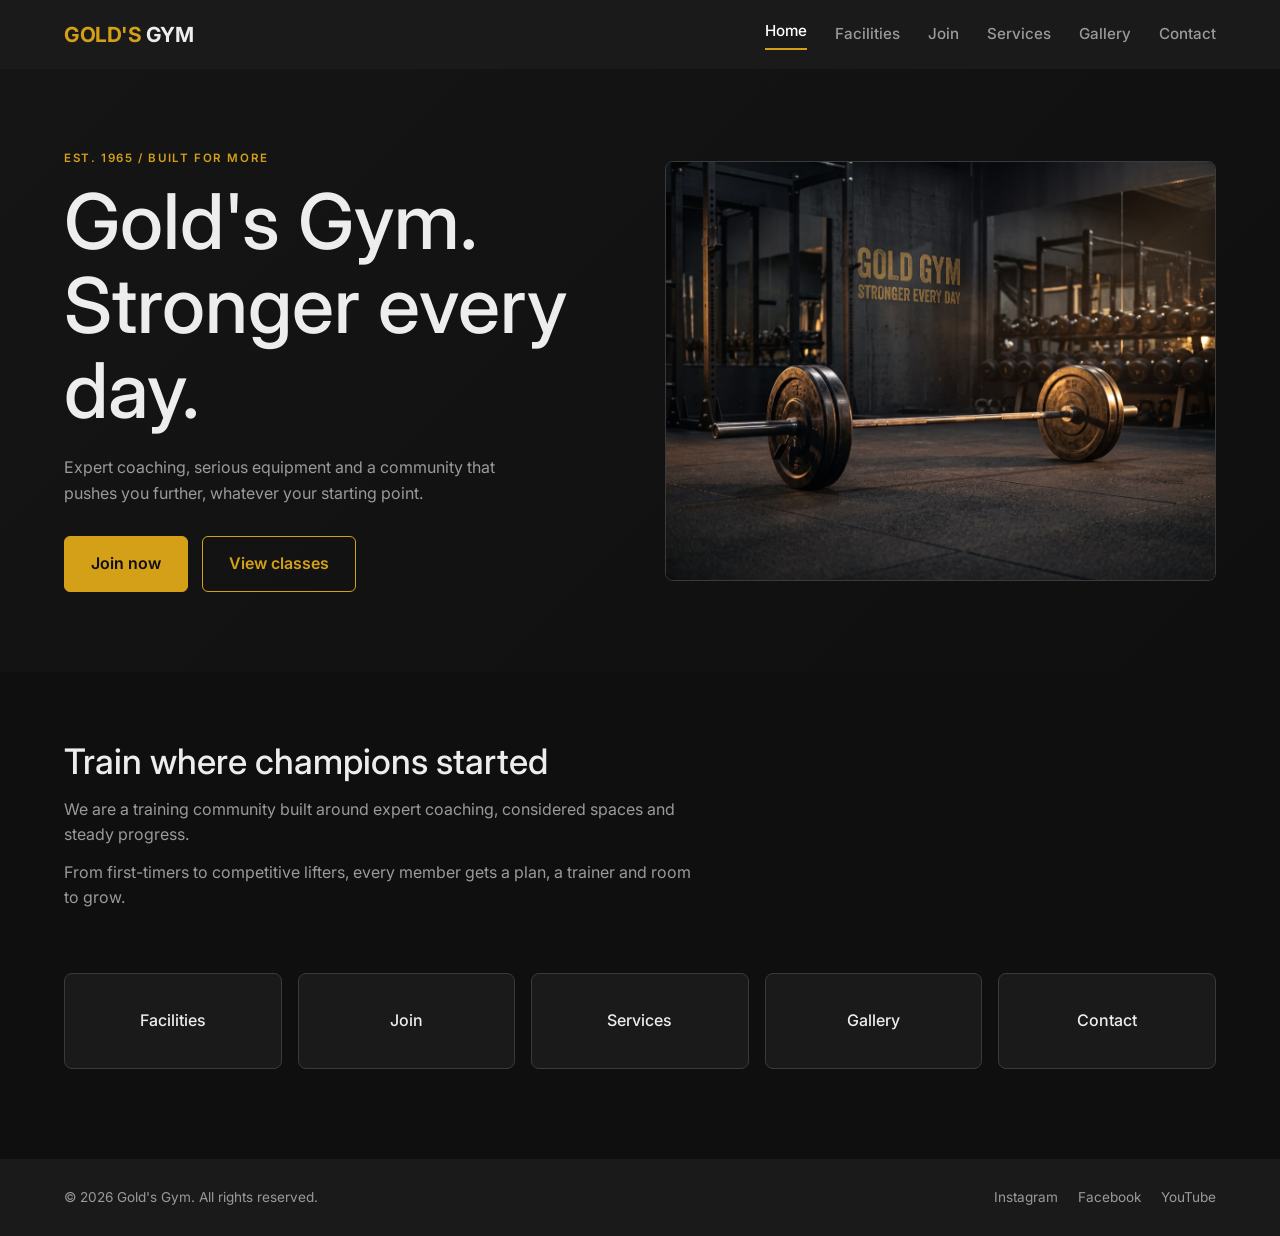
<file: index.html>
<!DOCTYPE html>
<html lang="en">
<head>
  <meta charset="UTF-8">
  <meta name="viewport" content="width=device-width, initial-scale=1">
  <title>Home | Gold's Gym</title>
  <link rel="preconnect" href="https://fonts.googleapis.com">
  <link href="https://fonts.googleapis.com/css2?family=Inter:wght@400;500;600;700&display=swap" rel="stylesheet">
  <link rel="stylesheet" href="home.css">
</head>
<body>
  <header class="site-header">
    <a class="logo" href="index.html"><span class="logo-gold">GOLD'S</span> GYM</a>
    <nav class="main-nav" aria-label="Main">
      <a href="index.html" class="active">Home</a>
      <a href="facilities.html">Facilities</a>
      <a href="join.html">Join</a>
      <a href="services.html">Services</a>
      <a href="gallery.html">Gallery</a>
      <a href="contact.html">Contact</a>
    </nav>
  </header>

  <main>
    <section class="hero">
      <div class="hero-text">
        <p class="eyebrow">Est. 1965 / Built for more</p>
        <h1>Gold's Gym. Stronger every day.</h1>
        <p class="hero-lead">Expert coaching, serious equipment and a community that pushes you further, whatever your starting point.</p>
        <div class="hero-buttons">
          <a class="btn btn-gold" href="join.html">Join now</a>
          <a class="btn btn-outline" href="services.html">View classes</a>
        </div>
      </div>
      <img id="hero-photo" src="media/hero.jpg" alt="Gold's Gym">
    </section>
    <section class="intro">
      <h2>Train where champions started</h2>
      <p>We are a training community built around expert coaching, considered spaces and steady progress.</p>
      <p>From first-timers to competitive lifters, every member gets a plan, a trainer and room to grow.</p>
    </section>
    <section class="tiles" aria-label="Explore the site">
      <a class="tile" href="facilities.html">Facilities</a>
      <a class="tile" href="join.html">Join</a>
      <a class="tile" href="services.html">Services</a>
      <a class="tile" href="gallery.html">Gallery</a>
      <a class="tile" href="contact.html">Contact</a>
    </section>
  </main>

  <footer class="site-footer">
    <p>&copy; 2026 Gold's Gym. All rights reserved.</p>
    <p class="social"><a href="https://instagram.com">Instagram</a> <a href="https://facebook.com">Facebook</a> <a href="https://youtube.com">YouTube</a></p>
  </footer>
</body>
</html>
</file>
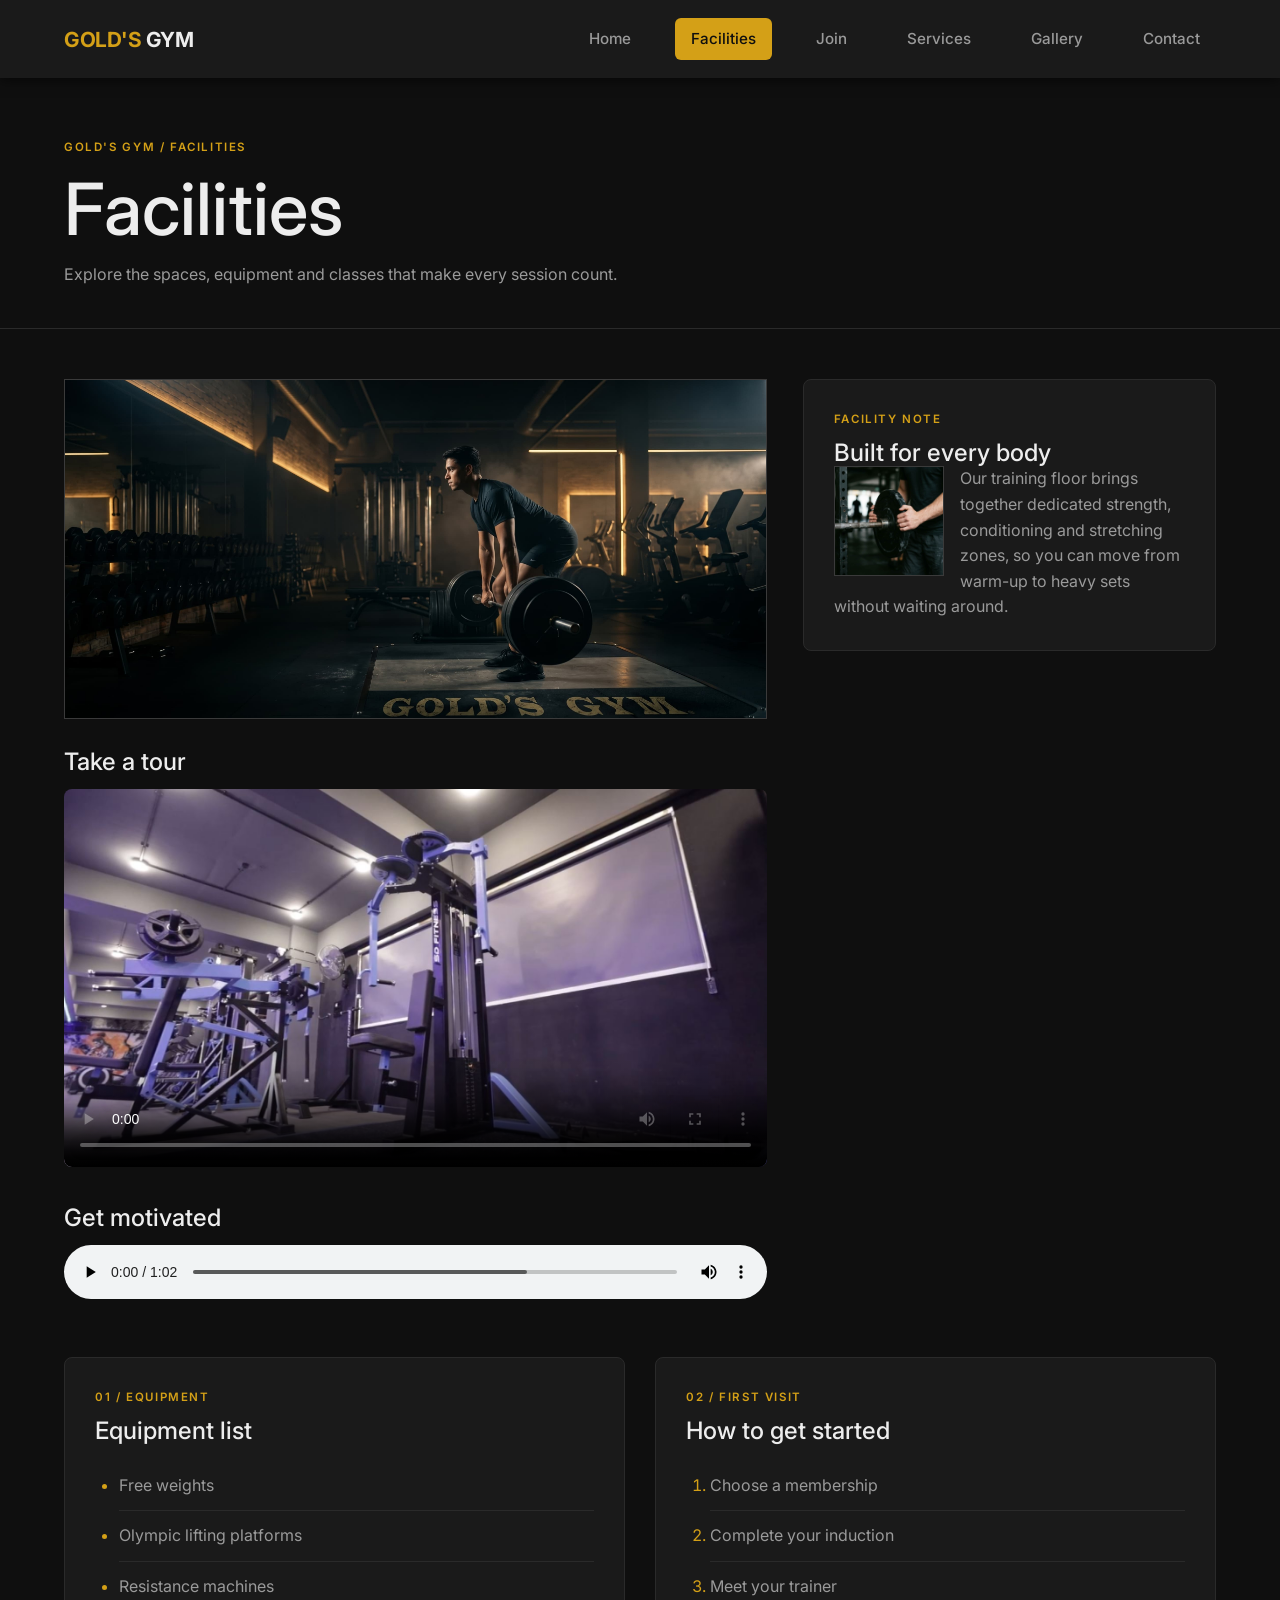
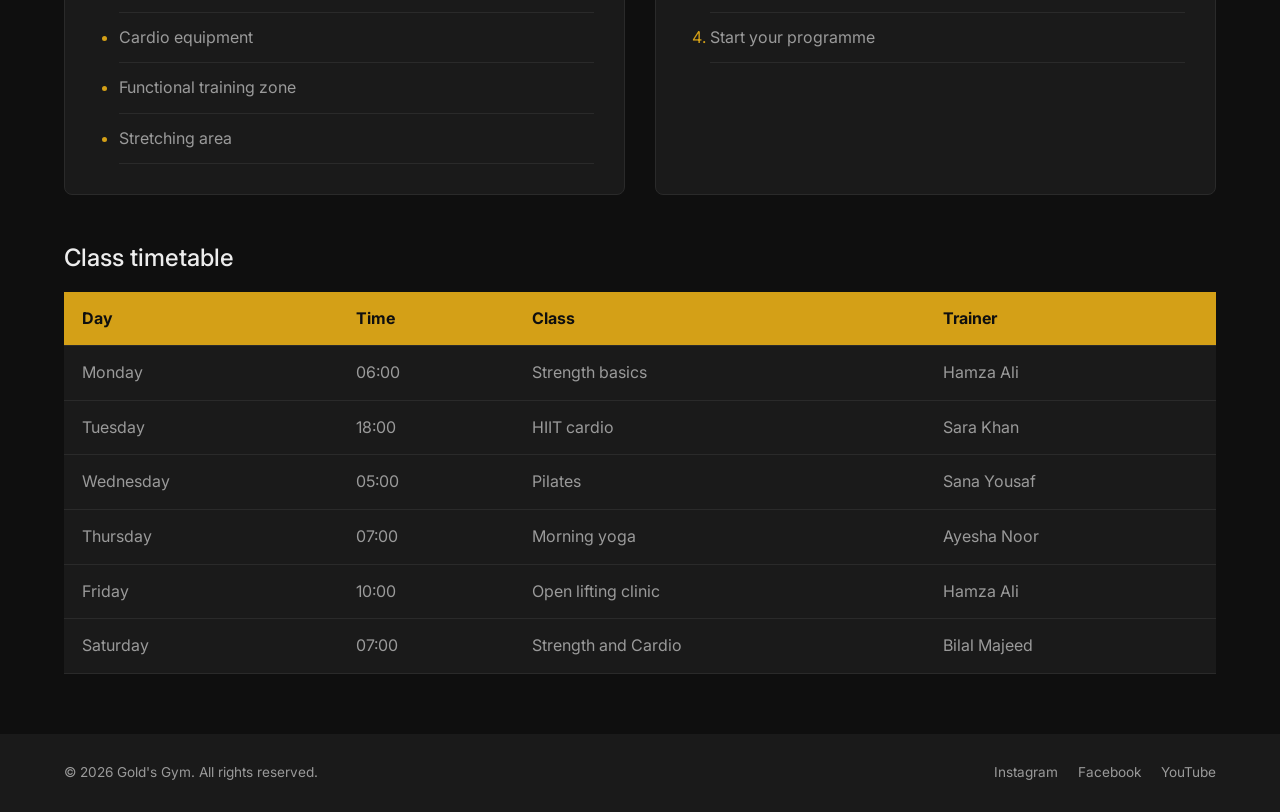
<file: facilities.html>
<!DOCTYPE html>
<html lang="en">
<head>
  <meta charset="UTF-8">
  <meta name="viewport" content="width=device-width, initial-scale=1">
  <title>Facilities | Gold's Gym</title>
  <link rel="preconnect" href="https://fonts.googleapis.com">
  <link href="https://fonts.googleapis.com/css2?family=Inter:wght@400;500;600;700&display=swap" rel="stylesheet">
  <link rel="stylesheet" href="facilities.css">
</head>
<body>
  <header class="site-header">
    <a class="logo" href="index.html"><span class="logo-gold">GOLD'S</span> GYM</a>
    <nav class="main-nav" aria-label="Main">
      <a href="index.html">Home</a>
      <a href="facilities.html" class="active">Facilities</a>
      <a href="join.html">Join</a>
      <a href="services.html">Services</a>
      <a href="gallery.html">Gallery</a>
      <a href="contact.html">Contact</a>
    </nav>
  </header>

  <main>
    <section class="page-head">
      <p class="eyebrow">Gold's Gym / Facilities</p>
      <h1>Facilities</h1>
      <p>Explore the spaces, equipment and classes that make every session count.</p>
    </section>
    <div class="layout">
      <section class="main-col">
        <img class="feature-img" src="media/facilities-big-pic.jpg" alt="Main training floor with racks and platforms">
        <h2>Take a tour</h2>
        <video controls width="640" poster="media/poster-facilities.JPG">
          <source src="media/gym-tour.mp4" type="video/mp4">
          Your browser does not support video.
        </video>
        <h2>Get motivated</h2>
        <audio controls>
          <source src="media/The_Final_Set.mp3" type="audio/mpeg">
          Your browser does not support audio.
        </audio>
      </section>
      <aside class="side-card">
        <p class="eyebrow">Facility note</p>
        <h2>Built for every body</h2>
        <img class="float-img" src="media/facilities-small-pic.jpg" alt="Trainer adjusting a barbell">
        <p>Our training floor brings together dedicated strength, conditioning and stretching zones, so you can move from warm-up to heavy sets without waiting around.</p>
      </aside>
    </div>
    <div class="lists">
      <section class="card">
        <p class="eyebrow">01 / Equipment</p>
        <h2>Equipment list</h2>
        <ul>
          <li>Free weights</li><li>Olympic lifting platforms</li><li>Resistance machines</li>
          <li>Cardio equipment</li><li>Functional training zone</li><li>Stretching area</li>
        </ul>
      </section>
      <section class="card">
        <p class="eyebrow">02 / First visit</p>
        <h2>How to get started</h2>
        <ol>
          <li>Choose a membership</li><li>Complete your induction</li><li>Meet your trainer</li><li>Start your programme</li>
        </ol>
      </section>
    </div>
    <section class="timetable">
      <h2>Class timetable</h2>
      <div class="table-wrap">
      <table>
        <thead><tr><th>Day</th><th>Time</th><th>Class</th><th>Trainer</th></tr></thead>
        <tbody>
          <tr><td>Monday</td><td>06:00</td><td>Strength basics</td><td>Hamza Ali</td></tr>
          <tr><td>Tuesday</td><td>18:00</td><td>HIIT cardio</td><td>Sara Khan</td></tr>
          <tr><td>Wednesday</td><td>05:00</td><td>Pilates</td><td>Sana Yousaf</td></tr>
          <tr><td>Thursday</td><td>07:00</td><td>Morning yoga</td><td>Ayesha Noor</td></tr>
          <tr><td>Friday</td><td>10:00</td><td>Open lifting clinic</td><td>Hamza Ali</td></tr>
          <tr><td>Saturday</td><td>07:00</td><td>Strength and Cardio</td><td>Bilal Majeed</td></tr>
        </tbody>
      </table>
      </div>
    </section>
  </main>

  <footer class="site-footer">
    <p>&copy; 2026 Gold's Gym. All rights reserved.</p>
    <p class="social"><a href="https://instagram.com">Instagram</a> <a href="https://facebook.com">Facebook</a> <a href="https://youtube.com">YouTube</a></p>
  </footer>
</body>
</html>
</file>
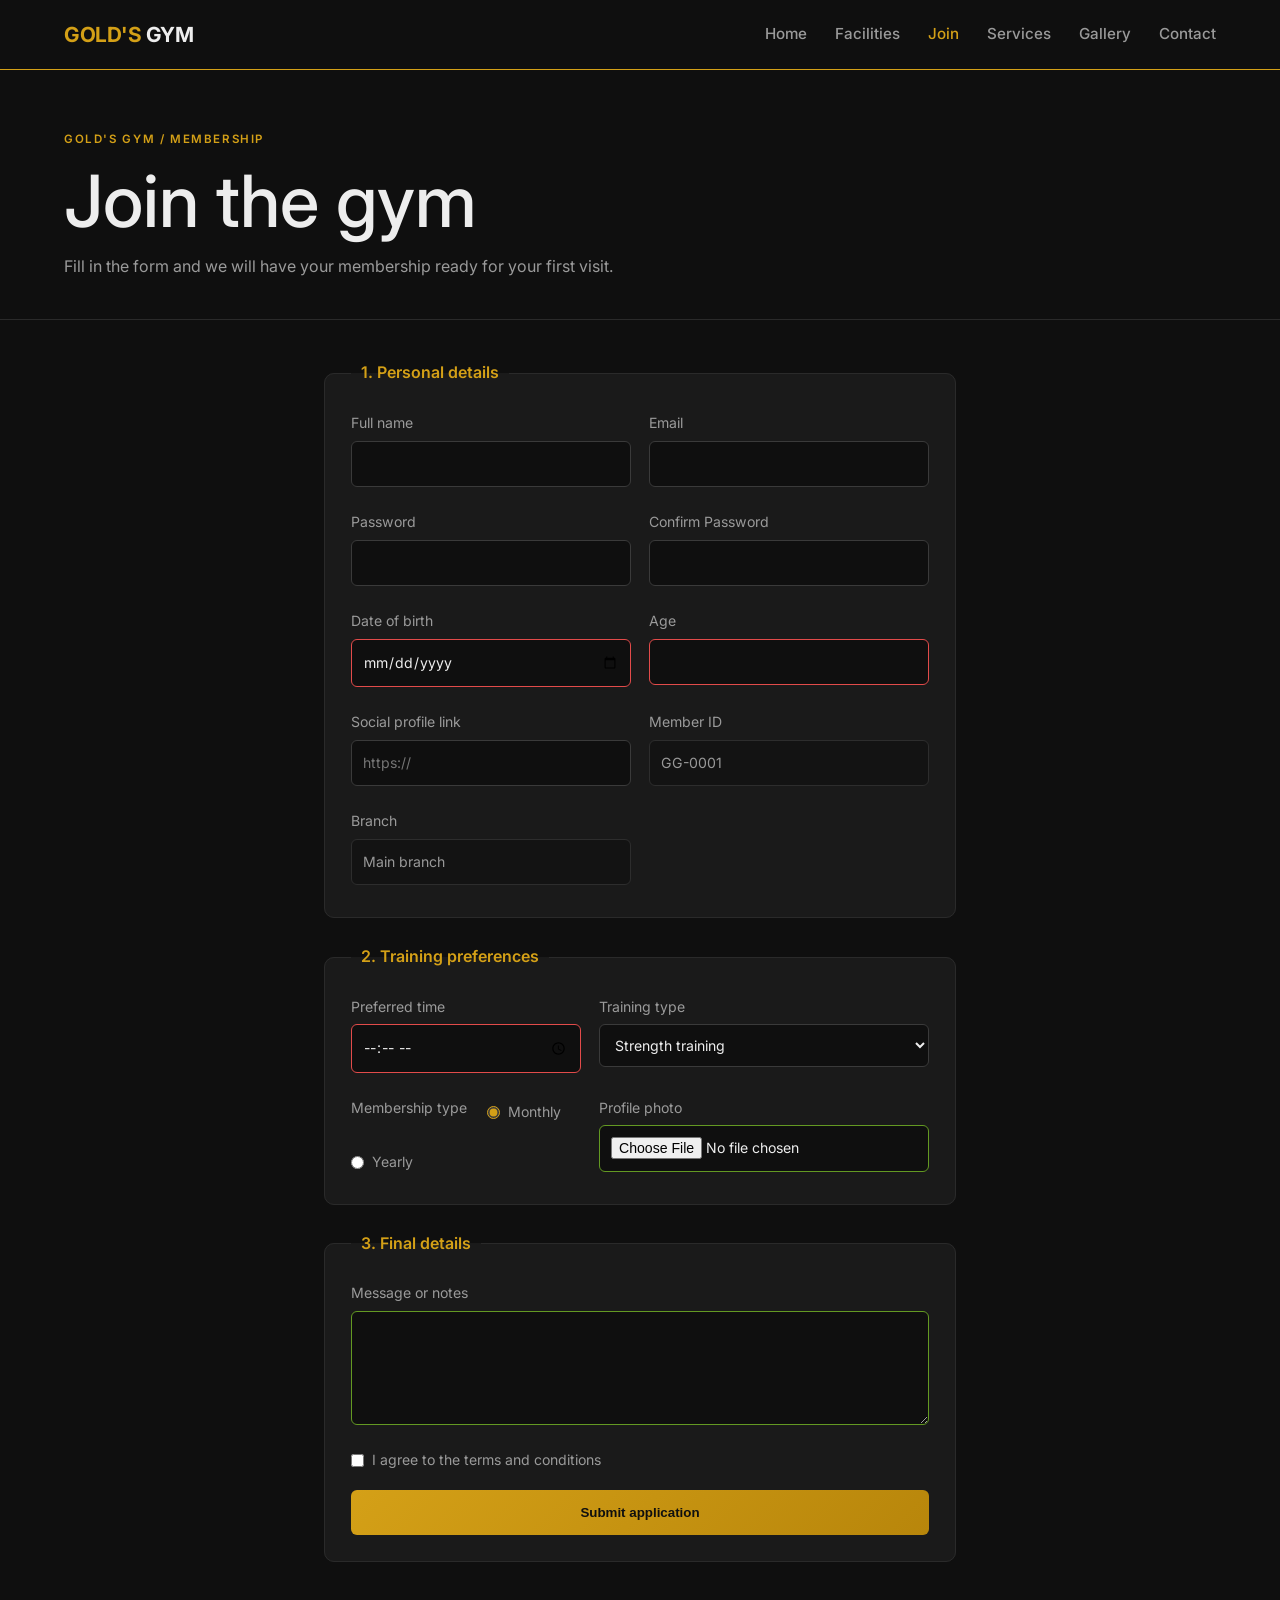
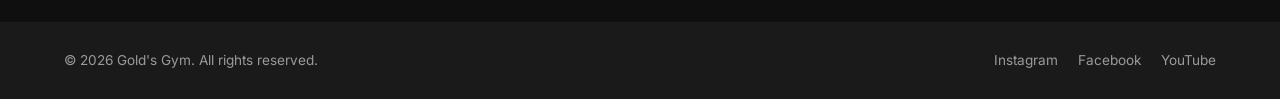
<file: join.html>
<!DOCTYPE html>
<html lang="en">
<head>
  <meta charset="UTF-8">
  <meta name="viewport" content="width=device-width, initial-scale=1">
  <title>Join | Gold's Gym</title>
  <link rel="preconnect" href="https://fonts.googleapis.com">
  <link href="https://fonts.googleapis.com/css2?family=Inter:wght@400;500;600;700&display=swap" rel="stylesheet">
  <link rel="stylesheet" href="join.css">
</head>
<body>
  <header class="site-header">
    <a class="logo" href="index.html"><span class="logo-gold">GOLD'S</span> GYM</a>
    <nav class="main-nav" aria-label="Main">
      <a href="index.html">Home</a>
      <a href="facilities.html">Facilities</a>
      <a href="join.html" class="active">Join</a>
      <a href="services.html">Services</a>
      <a href="gallery.html">Gallery</a>
      <a href="contact.html">Contact</a>
    </nav>
  </header>

  <main>
    <section class="page-head">
      <p class="eyebrow">Gold's Gym / Membership</p>
      <h1>Join the gym</h1>
      <p>Fill in the form and we will have your membership ready for your first visit.</p>
    </section>
    <form class="join-form" action="#" method="post" enctype="multipart/form-data">
      <fieldset>
        <legend>1. Personal details</legend>
        <label>Full name <input type="text" name="fullname" placeholder=" " required minlength="3" maxlength="50"></label>
        <label>Email <input type="email" name="email" required placeholder=" "></label>
        <label>Password <input type="password" name="password" placeholder=" " required minlength="8" maxlength="30"></label>
        <label>Confirm Password <input type="password" name="password" placeholder=" " required minlength="8" maxlength="30"></label>
        <label>Date of birth <input type="date" name="dob" required max="2010-12-31"></label>
        <label>Age <input type="number" name="age" min="16" max="80" required></label>
        <label>Social profile link <input type="url" name="social" placeholder="https://"></label>
        <label>Member ID <input type="text" name="memberid" value="GG-0001" readonly></label>
        <label>Branch <input type="text" name="branch" value="Main branch" disabled></label>
      </fieldset>
      <fieldset>
        <legend>2. Training preferences</legend>
        <label>Preferred time <input type="time" name="time" required></label>
        <label>Training type
          <select name="training">
            <option value="strength" selected>Strength training</option>
            <option value="cardio">Cardio</option>
            <option value="yoga">Yoga</option>
            <option value="personal">Personal training</option>
          </select>
        </label>
        <div class="radio-group">
          <span>Membership type</span>
          <label><input type="radio" name="plan" value="monthly" checked> Monthly</label>
          <label><input type="radio" name="plan" value="yearly"> Yearly</label>
        </div>
        <label>Profile photo <input type="file" name="photo" accept="image/*"></label>
      </fieldset>
      <fieldset>
        <legend>3. Final details</legend>
        <label>Message or notes <textarea name="notes" rows="4" maxlength="300"></textarea></label>
        <label class="check"><input type="checkbox" name="terms" required> I agree to the terms and conditions</label>
        <button type="submit">Submit application</button>
      </fieldset>
    </form>
  </main>

  <footer class="site-footer">
    <p>&copy; 2026 Gold's Gym. All rights reserved.</p>
    <p class="social"><a href="https://instagram.com">Instagram</a> <a href="https://facebook.com">Facebook</a> <a href="https://youtube.com">YouTube</a></p>
  </footer>
</body>
</html>
</file>
<file: home.css>
* {
  box-sizing: border-box;
  margin: 0;
  padding: 0;
}

body {
  font-family: "Inter", system-ui, sans-serif;
  background: #0F0F0F;
  color: #EDEDED;
  line-height: 1.6;
}

a {
  color: inherit;
  text-decoration: none;
}

img {
  max-width: 100%;
  display: block;
  background: #1F1F1F;
}

p {
  color: #9A9A9A;
}

h1,
h2,
h3 {
  font-weight: 500;
  line-height: 1.1;
}

.site-header {
  display: flex;
  justify-content: space-between;
  align-items: center;
  padding: 18px 5%;
  background: #1A1A1A;
}

.logo {
  font-weight: 700;
  font-size: 1.3rem;
  letter-spacing: -.5px;
}

.logo-gold {
  color: #D4A017;
}

.main-nav {
  display: flex;
  gap: 28px;
  align-items: center;
  flex-wrap: wrap;
}

.main-nav a {
  color: #9A9A9A;
  font-weight: 500;
  font-size: .95rem;
}

.main-nav a:hover {
  color: #fff;
}

.eyebrow {
  color: #D4A017;
  font-size: .72rem;
  font-weight: 600;
  letter-spacing: .14em;
  text-transform: uppercase;
  margin-bottom: 12px;
}

.site-footer {
  display: flex;
  justify-content: space-between;
  flex-wrap: wrap;
  gap: 12px;
  padding: 28px 5%;
  background: #1A1A1A;
  margin-top: 60px;
  font-size: .85rem;
}

.social a {
  margin-left: 16px;
  color: #9A9A9A;
}

.social a:hover {
  color: #D4A017;
}

.page-head {
  padding: 60px 5% 40px;
  border-bottom: 1px solid #2a2a2a;
}

.page-head h1 {
  font-size: clamp(2.5rem, 7vw, 4.5rem);
  margin-bottom: 14px;
}

.main-nav a.active {
  color: #fff;
  border-bottom: 2px solid #D4A017;
  padding-bottom: 4px;
}

.hero {
  display: grid;
  grid-template-columns: 1fr 1fr;
  gap: 50px;
  align-items: center;
  padding: 80px 5%;
  background: linear-gradient(135deg, #151515, #0F0F0F);
}

.hero h1 {
  font-size: clamp(2.6rem, 6vw, 5rem);
  margin-bottom: 22px;
}

.hero-lead {
  max-width: 480px;
  margin-bottom: 30px;
}

.hero-buttons {
  display: flex;
  gap: 14px;
  flex-wrap: wrap;
}

.btn {
  padding: 14px 26px;
  border-radius: 6px;
  font-weight: 600;
  border: 1px solid #D4A017;
}

.btn-gold {
  background: #D4A017;
  color: #0F0F0F;
}

.btn-outline {
  color: #D4A017;
}

.btn:hover {
  box-shadow: 0 0 18px rgba(212, 160, 23, .4);
}

#hero-photo {
  width: 100%;
  height: 420px;
  object-fit: cover;
  border: 1px solid #3A3A3A;
  border-radius: 8px;
}

.intro {
  padding: 70px 5% 20px;
  max-width: 760px;
}

.intro h2 {
  font-size: 2.2rem;
  margin-bottom: 16px;
}

.intro p {
  margin-bottom: 12px;
}

.tiles {
  display: flex;
  gap: 16px;
  padding: 30px 5%;
  flex-wrap: wrap;
}

.tile {
  flex: 1 1 150px;
  padding: 34px 20px;
  background: #1A1A1A;
  border: 1px solid #3A3A3A;
  border-radius: 8px;
  text-align: center;
  font-weight: 500;
}

.tile:hover {
  border-color: #D4A017;
  color: #D4A017;
}

@media (max-width: 800px) {
  .hero {
    grid-template-columns: 1fr;
  }
}
</file>
<file: facilities.css>
* {
  box-sizing: border-box;
  margin: 0;
  padding: 0;
}

body {
  font-family: "Inter", system-ui, sans-serif;
  background: #0F0F0F;
  color: #EDEDED;
  line-height: 1.6;
}

a {
  color: inherit;
  text-decoration: none;
}

img {
  max-width: 100%;
  display: block;
  background: #1F1F1F;
}

p {
  color: #9A9A9A;
}

h1,
h2,
h3 {
  font-weight: 500;
  line-height: 1.1;
}

.site-header {
  display: flex;
  justify-content: space-between;
  align-items: center;
  padding: 18px 5%;
  background: #1A1A1A;
}

.logo {
  font-weight: 700;
  font-size: 1.3rem;
  letter-spacing: -.5px;
}

.logo-gold {
  color: #D4A017;
}

.main-nav {
  display: flex;
  gap: 28px;
  align-items: center;
  flex-wrap: wrap;
}

.main-nav a {
  color: #9A9A9A;
  font-weight: 500;
  font-size: .95rem;
}

.main-nav a:hover {
  color: #fff;
}

.eyebrow {
  color: #D4A017;
  font-size: .72rem;
  font-weight: 600;
  letter-spacing: .14em;
  text-transform: uppercase;
  margin-bottom: 12px;
}

.site-footer {
  display: flex;
  justify-content: space-between;
  flex-wrap: wrap;
  gap: 12px;
  padding: 28px 5%;
  background: #1A1A1A;
  margin-top: 60px;
  font-size: .85rem;
}

.social a {
  margin-left: 16px;
  color: #9A9A9A;
}

.social a:hover {
  color: #D4A017;
}

.page-head {
  padding: 60px 5% 40px;
  border-bottom: 1px solid #2a2a2a;
}

.page-head h1 {
  font-size: clamp(2.5rem, 7vw, 4.5rem);
  margin-bottom: 14px;
}

.site-header {
  position: sticky;
  top: 0;
  z-index: 10;
  box-shadow: 0 2px 12px rgba(0, 0, 0, .6);
}

.main-nav a {
  padding: 9px 16px;
  border-radius: 6px;
}

.main-nav a.active {
  background: #D4A017;
  color: #0F0F0F;
}

.layout {
  display: flex;
  gap: 36px;
  padding: 50px 5%;
  align-items: flex-start;
}

.main-col {
  flex: 2;
  width: 100%;
}

.main-col h2 {
  margin: 30px 0 14px;
}

.feature-img {
  width: 100%;
  height: 340px;
  object-fit: cover;
  border: 1px solid #3A3A3A;
}

video {
  width: 100%;
  height: auto;
  border-radius: 8px;
}

audio {
  width: 100%;
}

.side-card,
.card {
  flex: 1;
  background: #1A1A1A;
  border: 1px solid #2a2a2a;
  border-radius: 8px;
  padding: 30px;
  overflow: hidden;
}

.float-img {
  float: left;
  width: 110px;
  height: 110px;
  object-fit: cover;
  margin: 0 16px 8px 0;
  border: 1px solid #3A3A3A;
}

.lists {
  display: flex;
  gap: 30px;
  padding: 0 5%;
  flex-wrap: wrap;
}

.card {
  flex: 1 1 320px;
}

.card h2 {
  margin-bottom: 16px;
}

.card ul,
.card ol {
  padding-left: 24px;
}

.card li {
  padding: 12px 0;
  border-bottom: 1px solid #2a2a2a;
  color: #9A9A9A;
}

.card li::marker {
  color: #D4A017;
}

.timetable {
  padding: 50px 5% 0;
}

.timetable h2 {
  margin-bottom: 20px;
}

.table-wrap {
  overflow-x: auto;
}

table {
  width: 100%;
  border-collapse: collapse;
  background: #1A1A1A;
}

th {
  background: #D4A017;
  color: #0F0F0F;
  text-align: left;
}

th,
td {
  padding: 14px 18px;
  border-bottom: 1px solid #2a2a2a;
}

td {
  color: #9A9A9A;
}

@media (max-width: 800px) {
  .layout {
    flex-direction: column;
  }
}

* {
  box-sizing: border-box;
  margin: 0;
  padding: 0;
}

body {
  font-family: "Inter", system-ui, sans-serif;
  background: #0F0F0F;
  color: #EDEDED;
  line-height: 1.6;
}

a {
  color: inherit;
  text-decoration: none;
}

img {
  max-width: 100%;
  display: block;
  background: #1F1F1F;
}

p {
  color: #9A9A9A;
}

h1,
h2,
h3 {
  font-weight: 500;
  line-height: 1.1;
}

.site-header {
  display: flex;
  justify-content: space-between;
  align-items: center;
  padding: 18px 5%;
  background: #1A1A1A;
}

.logo {
  font-weight: 700;
  font-size: 1.3rem;
  letter-spacing: -.5px;
}

.logo-gold {
  color: #D4A017;
}

.main-nav {
  display: flex;
  gap: 28px;
  align-items: center;
  flex-wrap: wrap;
}

.main-nav a {
  color: #9A9A9A;
  font-weight: 500;
  font-size: .95rem;
}

.main-nav a:hover {
  color: #fff;
}

.eyebrow {
  color: #D4A017;
  font-size: .72rem;
  font-weight: 600;
  letter-spacing: .14em;
  text-transform: uppercase;
  margin-bottom: 12px;
}

.site-footer {
  display: flex;
  justify-content: space-between;
  flex-wrap: wrap;
  gap: 12px;
  padding: 28px 5%;
  background: #1A1A1A;
  margin-top: 60px;
  font-size: .85rem;
}

.social a {
  margin-left: 16px;
  color: #9A9A9A;
}

.social a:hover {
  color: #D4A017;
}

.page-head {
  padding: 60px 5% 40px;
  border-bottom: 1px solid #2a2a2a;
}

.page-head h1 {
  font-size: clamp(2.5rem, 7vw, 4.5rem);
  margin-bottom: 14px;
}

.site-header {
  position: sticky;
  top: 0;
  z-index: 10;
  box-shadow: 0 2px 12px rgba(0, 0, 0, .6);
}

.main-nav a {
  padding: 9px 16px;
  border-radius: 6px;
}

.main-nav a.active {
  background: #D4A017;
  color: #0F0F0F;
}

.layout {
  display: flex;
  gap: 36px;
  padding: 50px 5%;
  align-items: flex-start;
}

.main-col {
  flex: 2;
  width: 100%;
}

.main-col h2 {
  margin: 30px 0 14px;
}

.feature-img {
  width: 100%;
  height: 340px;
  object-fit: cover;
  border: 1px solid #3A3A3A;
}

video {
  width: 100%;
  height: auto;
  border-radius: 8px;
}

audio {
  width: 100%;
}

.side-card,
.card {
  flex: 1;
  background: #1A1A1A;
  border: 1px solid #2a2a2a;
  border-radius: 8px;
  padding: 30px;
  overflow: hidden;
}

.float-img {
  float: left;
  width: 110px;
  height: 110px;
  object-fit: cover;
  margin: 0 16px 8px 0;
  border: 1px solid #3A3A3A;
}

.lists {
  display: flex;
  gap: 30px;
  padding: 0 5%;
  flex-wrap: wrap;
}

.card {
  flex: 1 1 320px;
}

.card h2 {
  margin-bottom: 16px;
}

.card ul,
.card ol {
  padding-left: 24px;
}

.card li {
  padding: 12px 0;
  border-bottom: 1px solid #2a2a2a;
  color: #9A9A9A;
}

.card li::marker {
  color: #D4A017;
}

.timetable {
  padding: 50px 5% 0;
}

.timetable h2 {
  margin-bottom: 20px;
}

.table-wrap {
  overflow-x: auto;
}

table {
  width: 100%;
  border-collapse: collapse;
  background: #1A1A1A;
}

th {
  background: #D4A017;
  color: #0F0F0F;
  text-align: left;
}

th,
td {
  padding: 14px 18px;
  border-bottom: 1px solid #2a2a2a;
}

td {
  color: #9A9A9A;
}

@media (max-width: 800px) {
  .layout {
    flex-direction: column;
  }
}
</file>
<file: join.css>
* {
  box-sizing: border-box;
  margin: 0;
  padding: 0;
}

body {
  font-family: "Inter", system-ui, sans-serif;
  background: #0F0F0F;
  color: #EDEDED;
  line-height: 1.6;
}

a {
  color: inherit;
  text-decoration: none;
}

img {
  max-width: 100%;
  display: block;
  background: #1F1F1F;
}

p {
  color: #9A9A9A;
}

h1,
h2,
h3 {
  font-weight: 500;
  line-height: 1.1;
}

.site-header {
  display: flex;
  justify-content: space-between;
  align-items: center;
  padding: 18px 5%;
  background: #1A1A1A;
}

.logo {
  font-weight: 700;
  font-size: 1.3rem;
  letter-spacing: -.5px;
}

.logo-gold {
  color: #D4A017;
}

.main-nav {
  display: flex;
  gap: 28px;
  align-items: center;
  flex-wrap: wrap;
}

.main-nav a {
  color: #9A9A9A;
  font-weight: 500;
  font-size: .95rem;
}

.main-nav a:hover {
  color: #fff;
}

.eyebrow {
  color: #D4A017;
  font-size: .72rem;
  font-weight: 600;
  letter-spacing: .14em;
  text-transform: uppercase;
  margin-bottom: 12px;
}

.site-footer {
  display: flex;
  justify-content: space-between;
  flex-wrap: wrap;
  gap: 12px;
  padding: 28px 5%;
  background: #1A1A1A;
  margin-top: 60px;
  font-size: .85rem;
}

.social a {
  margin-left: 16px;
  color: #9A9A9A;
}

.social a:hover {
  color: #D4A017;
}

.page-head {
  padding: 60px 5% 40px;
  border-bottom: 1px solid #2a2a2a;
}

.page-head h1 {
  font-size: clamp(2.5rem, 7vw, 4.5rem);
  margin-bottom: 14px;
}

.site-header {
  background: transparent;
  border-bottom: 1px solid #D4A017;
}

.main-nav a.active {
  color: #D4A017;
}

.join-form {
  max-width: 760px;
  margin: 40px auto;
  padding: 0 5%;
}

fieldset {
  border: 1px solid #2a2a2a;
  border-radius: 10px;
  padding: 26px;
  margin-bottom: 26px;
  background: #1A1A1A;
  display: grid;
  gap: 18px;
}

legend {
  padding: 0 10px;
  color: #D4A017;
  font-weight: 600;
}

label,
.radio-group span {
  display: flex;
  flex-direction: column;
  gap: 6px;
  font-size: .88rem;
  color: #9A9A9A;
}

.radio-group {
  display: flex;
  gap: 20px;
  flex-wrap: wrap;
}

.radio-group label,
label.check {
  flex-direction: row;
  align-items: center;
  gap: 8px;
}

input,
select,
textarea {
  background: #0F0F0F;
  color: #EDEDED;
  border: 1px solid #3A3A3A;
  border-radius: 6px;
  padding: 11px;
  font: inherit;
}

input[type=radio],
input[type=checkbox] {
  accent-color: #D4A017;
}

input[type=color] {
  height: 44px;
  padding: 3px;
}

input[readonly],
input[disabled] {
  opacity: .6;
  cursor: not-allowed;
}

input:hover,
select:hover,
textarea:hover {
  border-color: #9A9A9A;
}

input:focus,
select:focus,
textarea:focus {
  outline: none;
  border-color: #D4A017;
  box-shadow: 0 0 0 3px rgba(212, 160, 23, .2);
}

input:valid:not(:placeholder-shown),
textarea:valid:not(:placeholder-shown) {
  border-color: #639922;
}

input:required:invalid:not(:placeholder-shown),
input[type=email]:invalid:not(:placeholder-shown) {
  border-color: #E24B4A;
}

input[required]:valid {
  border-color: #639922;
}

button {
  background: linear-gradient(135deg, #D4A017, #b8860b);
  color: #0F0F0F;
  font-weight: 700;
  border: 0;
  border-radius: 6px;
  padding: 15px;
  cursor: pointer;
}

button:hover {
  box-shadow: 0 0 18px rgba(212, 160, 23, .5);
}

fieldset > label::after {
  content: '';
}

@media (min-width: 700px) {
  fieldset {
    grid-template-columns: 1fr 1fr;
  }

  fieldset label:has(textarea),
  fieldset button,
  fieldset .check {
    grid-column: 1 / -1;
  }
}
</file>
